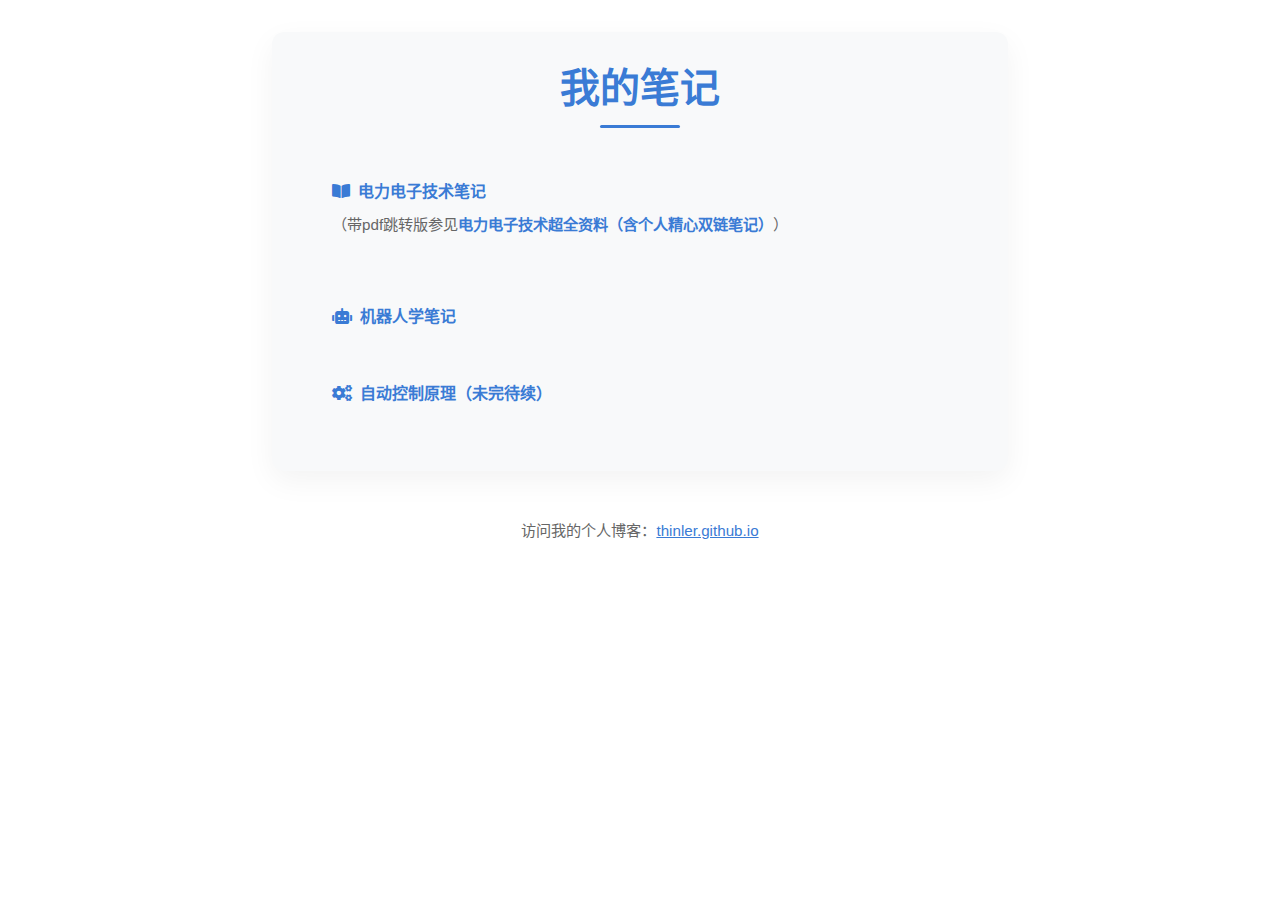
<file: index.html>
<!DOCTYPE html>
<html lang="zh-CN">

<head>
    <meta charset="UTF-8">
    <meta name="viewport" content="width=device-width, initial-scale=1.0">
    <title>我的笔记</title>
    <!-- 引入Google字体 -->
    <link rel="stylesheet" href="https://cdnjs.cloudflare.com/ajax/libs/font-awesome/5.15.4/css/all.min.css">
    <link href="https://cdnjs.cloudflare.com/ajax/libs/bootstrap/4.6.0/css/bootstrap.min.css" rel="stylesheet">
    <style>
        :root {
            --primary-color: #3a7bd5;
            --secondary-color: #f8f9fa;
            --text-color: #333;
            --hover-color: #2d6bca;
            --shadow-color: rgba(0, 0, 0, 0.05);
        }

        body {
            font-family: 'Segoe UI', 'Microsoft YaHei', sans-serif;
            max-width: 800px;
            margin: 0 auto;
            padding: 2rem;
            line-height: 1.6;
            color: var(--text-color);
            background-color: #fff;
        }

        .container {
            padding: 2rem;
            border-radius: 12px;
            box-shadow: 0 10px 30px var(--shadow-color);
            background-color: var(--secondary-color);
        }

        h1 {
            font-weight: 600;
            color: var(--primary-color);
            margin-bottom: 2rem;
            position: relative;
            padding-bottom: 1rem;
        }

        h1:after {
            content: "";
            position: absolute;
            bottom: 0;
            left: 50%;
            transform: translateX(-50%);
            width: 80px;
            height: 3px;
            background-color: var(--primary-color);
            border-radius: 3px;
        }

        .list-group-item {
            border: none;
            background: transparent;
            padding: 1.2rem 1.5rem;
            margin-bottom: 0.8rem;
            border-radius: 8px;
            transition: all 0.3s ease;
            border-left: 4px solid transparent;
        }

        .list-group-item:hover {
            background-color: #fff;
            box-shadow: 0 5px 15px var(--shadow-color);
            transform: translateY(-2px);
            border-left: 4px solid var(--primary-color);
        }

        a {
            text-decoration: none;
            color: var(--primary-color);
            font-weight: 600;
            transition: color 0.3s ease;
            display: inline-block;
        }

        a:hover {
            color: var(--hover-color);
            text-decoration: none;
        }

        p {
            margin-top: 0.5rem;
            color: #666;
            font-size: 0.95rem;
        }

        footer {
            margin-top: 3rem;
            color: #777;
            font-size: 0.9rem;
        }

        footer a {
            text-decoration: underline;
            font-weight: normal;
        }

        @media (max-width: 576px) {
            body {
                padding: 1rem;
            }
            
            .container {
                padding: 1.5rem;
                box-shadow: 0 5px 15px var(--shadow-color);
            }
        }
    </style>
</head>

<body>
    <div class="container">
        <h1 class="text-center">我的笔记</h1>

        <ul class="list-group">
            <li class="list-group-item">
                <a href="./电力电子技术/课件/电力电子技术.html">
                    <i class="fas fa-book-open mr-2"></i>电力电子技术笔记
                </a>
                <p>（带pdf跳转版参见<a href="https://share.dyweb.sjtu.cn/course/24589">电力电子技术超全资料（含个人精心双链笔记）</a>）</p>
            </li>
            <li class="list-group-item">
                <a href="./机器人学/笔记/机器人学.html">
                    <i class="fas fa-robot mr-2"></i>机器人学笔记
                </a>
            </li>
            <li class="list-group-item">
                <a href="./自动控制原理/自动控制原理.html">
                    <i class="fas fa-cogs mr-2"></i>自动控制原理（未完待续）
                </a>
            </li>
        </ul>
    </div>
    <footer class="text-center">
        <p>访问我的个人博客：<a href="https://thinler.github.io" target="_blank">thinler.github.io</a></p>
    </footer>
    
    <script src="https://cdnjs.cloudflare.com/ajax/libs/jquery/3.6.0/jquery.slim.min.js"></script>
    <script src="https://cdnjs.cloudflare.com/ajax/libs/popper.js/1.16.1/umd/popper.min.js"></script>
    <script src="https://cdnjs.cloudflare.com/ajax/libs/bootstrap/4.6.0/js/bootstrap.min.js"></script>
</body>

</html>
</file>
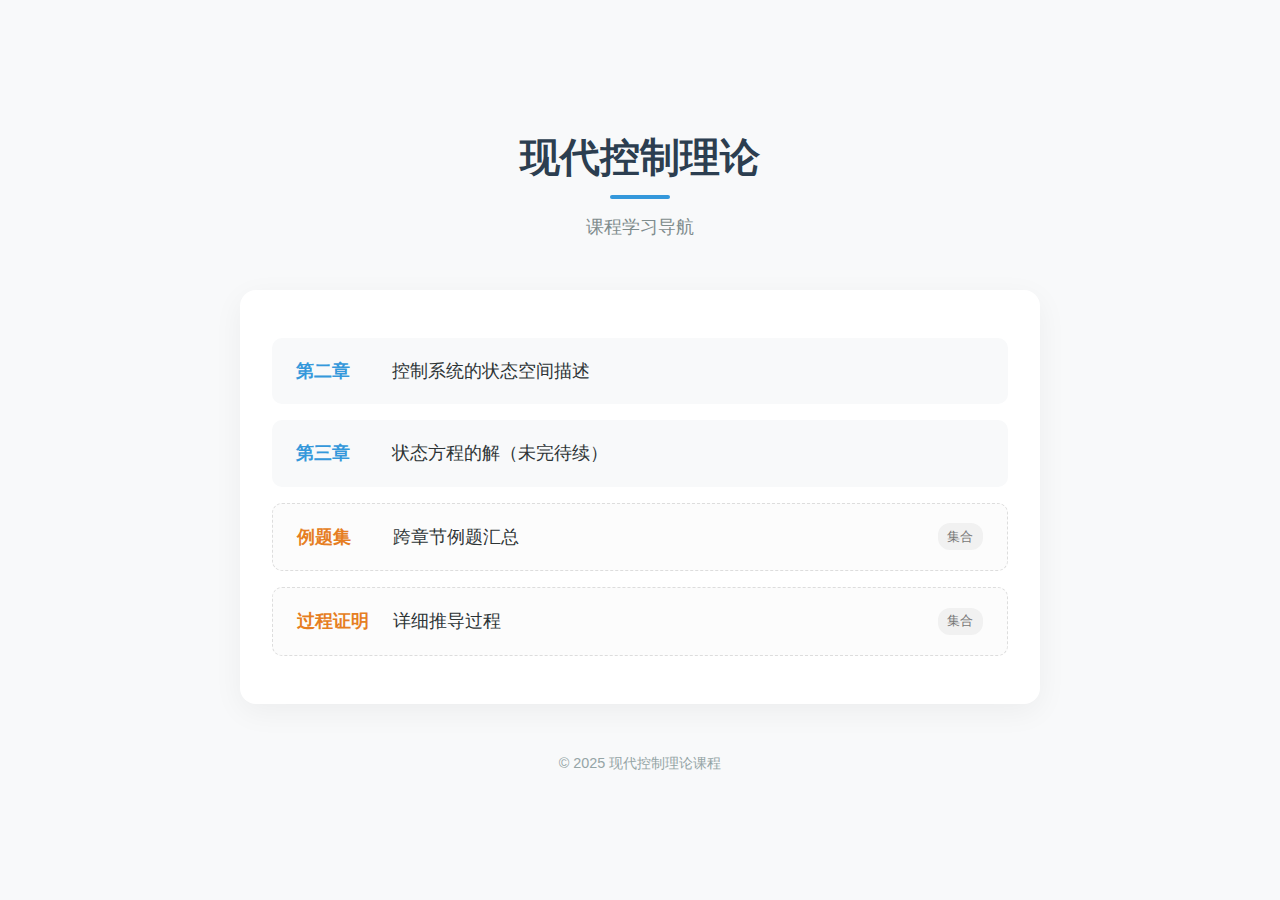
<file: 现代控制理论/现代控制理论.html>
<!DOCTYPE html>
<html lang="zh">

<head>
    <meta charset="UTF-8">
    <meta name="viewport" content="width=device-width, initial-scale=1.0">
    <title>现代控制理论</title>
    <style>
        :root {
            --primary-color: #3498db;
            --secondary-color: #2c3e50;
            --background-color: #f8f9fa;
            --card-color: #ffffff;
            --text-color: #2d3436;
            --hover-color: #e3f2fd;
            --shadow: 0 8px 30px rgba(0, 0, 0, 0.05);
            --transition: all 0.3s cubic-bezier(0.25, 0.8, 0.25, 1);
        }

        * {
            margin: 0;
            padding: 0;
            box-sizing: border-box;
        }

        body {
            font-family: 'Segoe UI', 'Microsoft YaHei', sans-serif;
            background-color: var(--background-color);
            color: var(--text-color);
            line-height: 1.6;
            min-height: 100vh;
            display: flex;
            flex-direction: column;
            align-items: center;
            justify-content: center;
            padding: 2rem;
        }

        .container {
            width: 100%;
            max-width: 800px;
            margin: 0 auto;
        }

        header {
            text-align: center;
            margin-bottom: 3rem;
        }

        h1 {
            color: var(--secondary-color);
            font-size: 2.5rem;
            font-weight: 700;
            margin-bottom: 1rem;
            position: relative;
            display: inline-block;
        }

        h1::after {
            content: "";
            position: absolute;
            left: 50%;
            bottom: -10px;
            transform: translateX(-50%);
            width: 60px;
            height: 4px;
            background-color: var(--primary-color);
            border-radius: 2px;
        }

        .subtitle {
            color: #7f8c8d;
            font-size: 1.1rem;
            margin-top: 0.5rem;
        }

        .nav-container {
            background: var(--card-color);
            border-radius: 16px;
            padding: 2rem;
            box-shadow: var(--shadow);
            transition: var(--transition);
        }

        .nav-list {
            list-style: none;
        }

        .nav-item {
            margin: 1rem 0;
        }

        .nav-link {
            display: flex;
            align-items: center;
            padding: 1.2rem 1.5rem;
            color: var(--text-color);
            text-decoration: none;
            border-radius: 10px;
            transition: var(--transition);
            background-color: var(--background-color);
            font-size: 1.1rem;
            position: relative;
            overflow: hidden;
        }

        .reference-link {
            border: 1px dashed #ddd;
            background-color: #fcfcfc;
        }

        .nav-link::before {
            content: "";
            position: absolute;
            left: 0;
            top: 0;
            height: 100%;
            width: 5px;
            background-color: var(--primary-color);
            transform: scaleY(0);
            transition: transform 0.3s ease;
        }

        .reference-link::before {
            background-color: #e67e22;
        }

        .nav-link:hover {
            background-color: var(--hover-color);
            transform: translateX(5px);
        }

        .nav-link:hover::before {
            transform: scaleY(1);
        }

        .nav-link .chapter {
            margin-right: 1rem;
            color: var(--primary-color);
            font-weight: 600;
            min-width: 80px;
        }

        .reference-link .chapter {
            color: #e67e22;
        }

        .tag {
            margin-left: auto;
            background-color: #f1f1f1;
            color: #777;
            font-size: 0.8rem;
            padding: 0.2rem 0.6rem;
            border-radius: 12px;
            font-weight: 500;
        }

        footer {
            margin-top: 3rem;
            text-align: center;
            color: #95a5a6;
            font-size: 0.9rem;
        }

        @media (max-width: 600px) {
            body {
                padding: 1rem;
            }

            h1 {
                font-size: 2rem;
            }

            .nav-link {
                padding: 1rem;
            }

            .nav-link .chapter {
                min-width: 60px;
            }
        }
    </style>
</head>

<body>
    <div class="container">
        <header>
            <h1>现代控制理论</h1>
            <p class="subtitle">课程学习导航</p>
        </header>

        <main class="nav-container">
            <ul class="nav-list">
                <li class="nav-item">
                    <a href="现代控制理论chapter2.html" class="nav-link">
                        <span class="chapter">第二章</span>
                        <span>控制系统的状态空间描述</span>
                    </a>
                </li>
                <li class="nav-item">
                    <a href="现代控制理论chapter3.html" class="nav-link">
                        <span class="chapter">第三章</span>
                        <span>状态方程的解（未完待续）</span>
                    </a>
                </li>
                <li class="nav-item">
                    <a href="现控例题.html" class="nav-link reference-link">
                        <span class="chapter">例题集</span>
                        <span>跨章节例题汇总</span>
                        <span class="tag">集合</span>
                    </a>
                </li>
                <li class="nav-item">
                    <a href="过程证明.html" class="nav-link reference-link">
                        <span class="chapter">过程证明</span>
                        <span>详细推导过程</span>
                        <span class="tag">集合</span>
                    </a>
                </li>
            </ul>
        </main>

        <footer>
            <p>© 2025 现代控制理论课程</p>
        </footer>
    </div>
</body>

</html>
</file>
